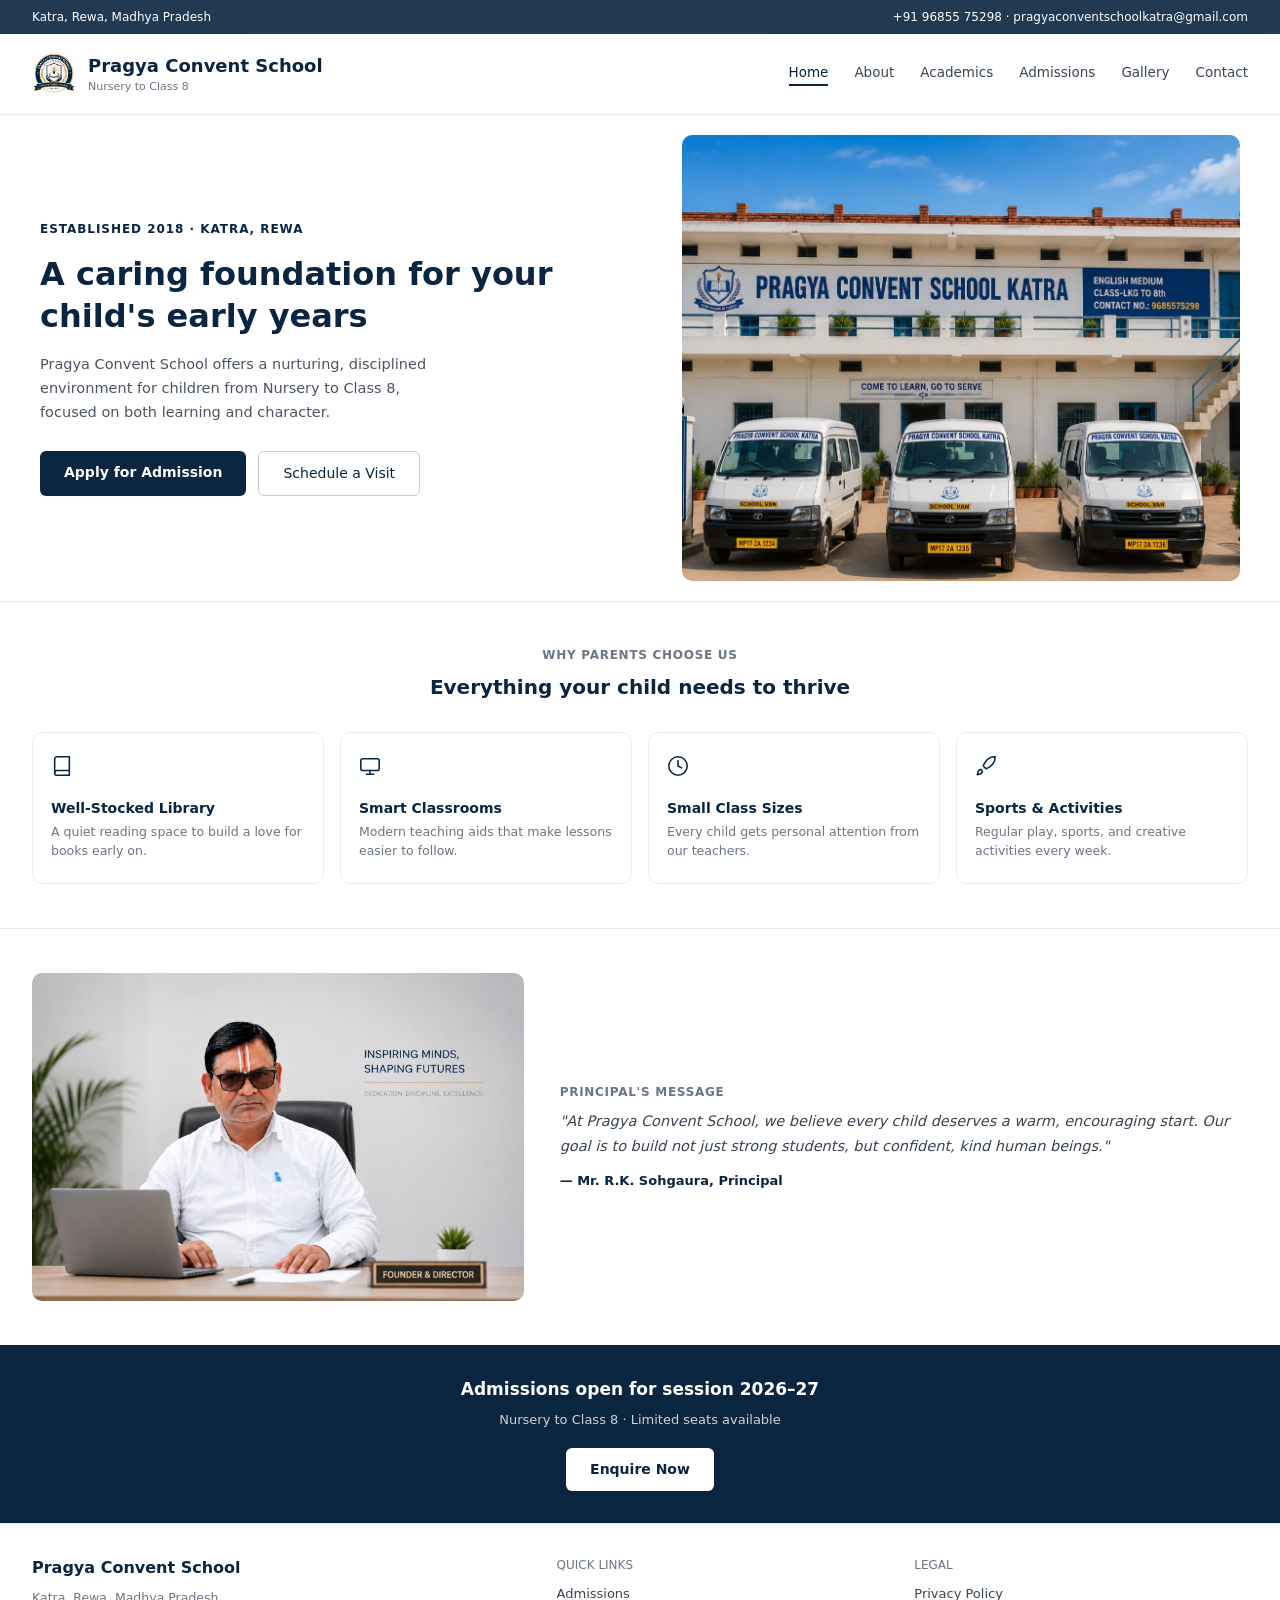
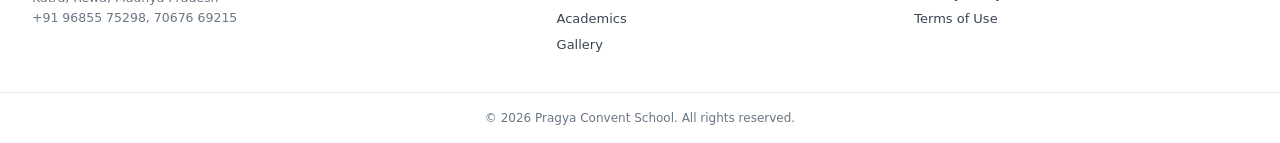
<file: index.html>
<!DOCTYPE html>
<html lang="en">
<head>
<meta charset="UTF-8" />
<meta name="viewport" content="width=device-width, initial-scale=1.0" />
<title>Pragya Convent School | Nursery to Class 8, Katra, Rewa</title>
<link rel="stylesheet" href="style.css" />
</head>
<body>

<div class="top-bar">
  <span>Katra, Rewa, Madhya Pradesh</span>
  <span>+91 96855 75298 · pragyaconventschoolkatra@gmail.com</span>
</div>

<header class="navbar">
  <div class="navbar__brand">
    <div class="navbar__logo"><img src="logo.jpeg" alt="Pragya Convent School logo"></div>
    <div>
      <div class="navbar__name">Pragya Convent School</div>
      <div class="navbar__tagline">Nursery to Class 8</div>
    </div>
  </div>
  <nav class="navbar__links">
    <a href="index.html" class="active">Home</a>
    <a href="about.html">About</a>
    <a href="academics.html">Academics</a>
    <a href="admissions.html">Admissions</a>
    <a href="gallery.html">Gallery</a>
    <a href="contact.html">Contact</a>
  </nav>
</header>

<section class="hero">
  <div class="hero__text">
    <p class="hero__eyebrow">Established 2018 · Katra, Rewa</p>
    <h1>A caring foundation for your child's early years</h1>
    <p class="hero__desc">Pragya Convent School offers a nurturing, disciplined environment for children from Nursery to Class 8, focused on both learning and character.</p>
    <div class="hero__actions">
      <a href="admissions.html" class="btn btn--primary">Apply for Admission</a>
      <a href="contact.html" class="btn btn--secondary">Schedule a Visit</a>
    </div>
  </div>
  <div class="hero__image">
    <img src="school-building.jpeg" alt="Pragya Convent School building" />
  </div>
</section>

<section class="features">
  <p class="section-eyebrow">Why parents choose us</p>
  <h2 class="section-title">Everything your child needs to thrive</h2>
  <div class="features__grid">

    <div class="feature-card">
      <svg width="22" height="22" viewBox="0 0 24 24" fill="none" stroke="#0a2540" stroke-width="1.7" stroke-linecap="round" stroke-linejoin="round"><path d="M4 19.5A2.5 2.5 0 0 1 6.5 17H20"/><path d="M6.5 2H20v20H6.5A2.5 2.5 0 0 1 4 19.5v-15A2.5 2.5 0 0 1 6.5 2z"/></svg>
      <p class="feature-card__title">Well-Stocked Library</p>
      <p class="feature-card__desc">A quiet reading space to build a love for books early on.</p>
    </div>

    <div class="feature-card">
      <svg width="22" height="22" viewBox="0 0 24 24" fill="none" stroke="#0a2540" stroke-width="1.7" stroke-linecap="round" stroke-linejoin="round"><rect x="2" y="4" width="20" height="13" rx="2"/><path d="M8 21h8M12 17v4"/></svg>
      <p class="feature-card__title">Smart Classrooms</p>
      <p class="feature-card__desc">Modern teaching aids that make lessons easier to follow.</p>
    </div>

    <div class="feature-card">
      <svg width="22" height="22" viewBox="0 0 24 24" fill="none" stroke="#0a2540" stroke-width="1.7" stroke-linecap="round" stroke-linejoin="round"><circle cx="12" cy="12" r="10"/><path d="M12 6v6l4 2"/></svg>
      <p class="feature-card__title">Small Class Sizes</p>
      <p class="feature-card__desc">Every child gets personal attention from our teachers.</p>
    </div>

    <div class="feature-card">
      <svg width="22" height="22" viewBox="0 0 24 24" fill="none" stroke="#0a2540" stroke-width="1.7" stroke-linecap="round" stroke-linejoin="round"><path d="M4.5 16.5c-1.5 1.26-2 5-2 5s3.74-.5 5-2c.71-.84.7-2.13-.09-2.91a2.18 2.18 0 0 0-2.91-.09z"/><path d="M12 15l-3-3a22 22 0 0 1 2-3.95A12.88 12.88 0 0 1 22 2c0 2.72-.78 7.5-6 11a22.35 22.35 0 0 1-4 2z"/></svg>
      <p class="feature-card__title">Sports & Activities</p>
      <p class="feature-card__desc">Regular play, sports, and creative activities every week.</p>
    </div>

  </div>
</section>

<section class="principal">
  <div class="principal__image">
    <img src="principal.jpeg" alt="Principal" />
  </div>
  <div class="principal__text">
    <p class="section-eyebrow">Principal's message</p>
    <p class="principal__quote">"At Pragya Convent School, we believe every child deserves a warm, encouraging start. Our goal is to build not just strong students, but confident, kind human beings."</p>
    <p class="principal__name">— Mr. R.K. Sohgaura, Principal</p>
  </div>
</section>

<section class="cta-banner">
  <p class="cta-banner__title">Admissions open for session 2026–27</p>
  <p class="cta-banner__subtitle">Nursery to Class 8 · Limited seats available</p>
  <a href="admissions.html" class="btn btn--light">Enquire Now</a>
</section>

<footer class="footer">
  <div class="footer__grid">
    <div>
      <p class="footer__brand">Pragya Convent School</p>
      <p class="footer__address">Katra, Rewa, Madhya Pradesh<br>+91 96855 75298, 70676 69215</p>
    </div>
    <div>
      <p class="footer__heading">Quick Links</p>
      <a href="admissions.html">Admissions</a>
      <a href="academics.html">Academics</a>
      <a href="gallery.html">Gallery</a>
    </div>
    <div>
      <p class="footer__heading">Legal</p>
      <a href="#">Privacy Policy</a>
      <a href="#">Terms of Use</a>
    </div>
  </div>
  <p class="footer__bottom">© 2026 Pragya Convent School. All rights reserved.</p>
</footer>

</body>
</html>
</file>
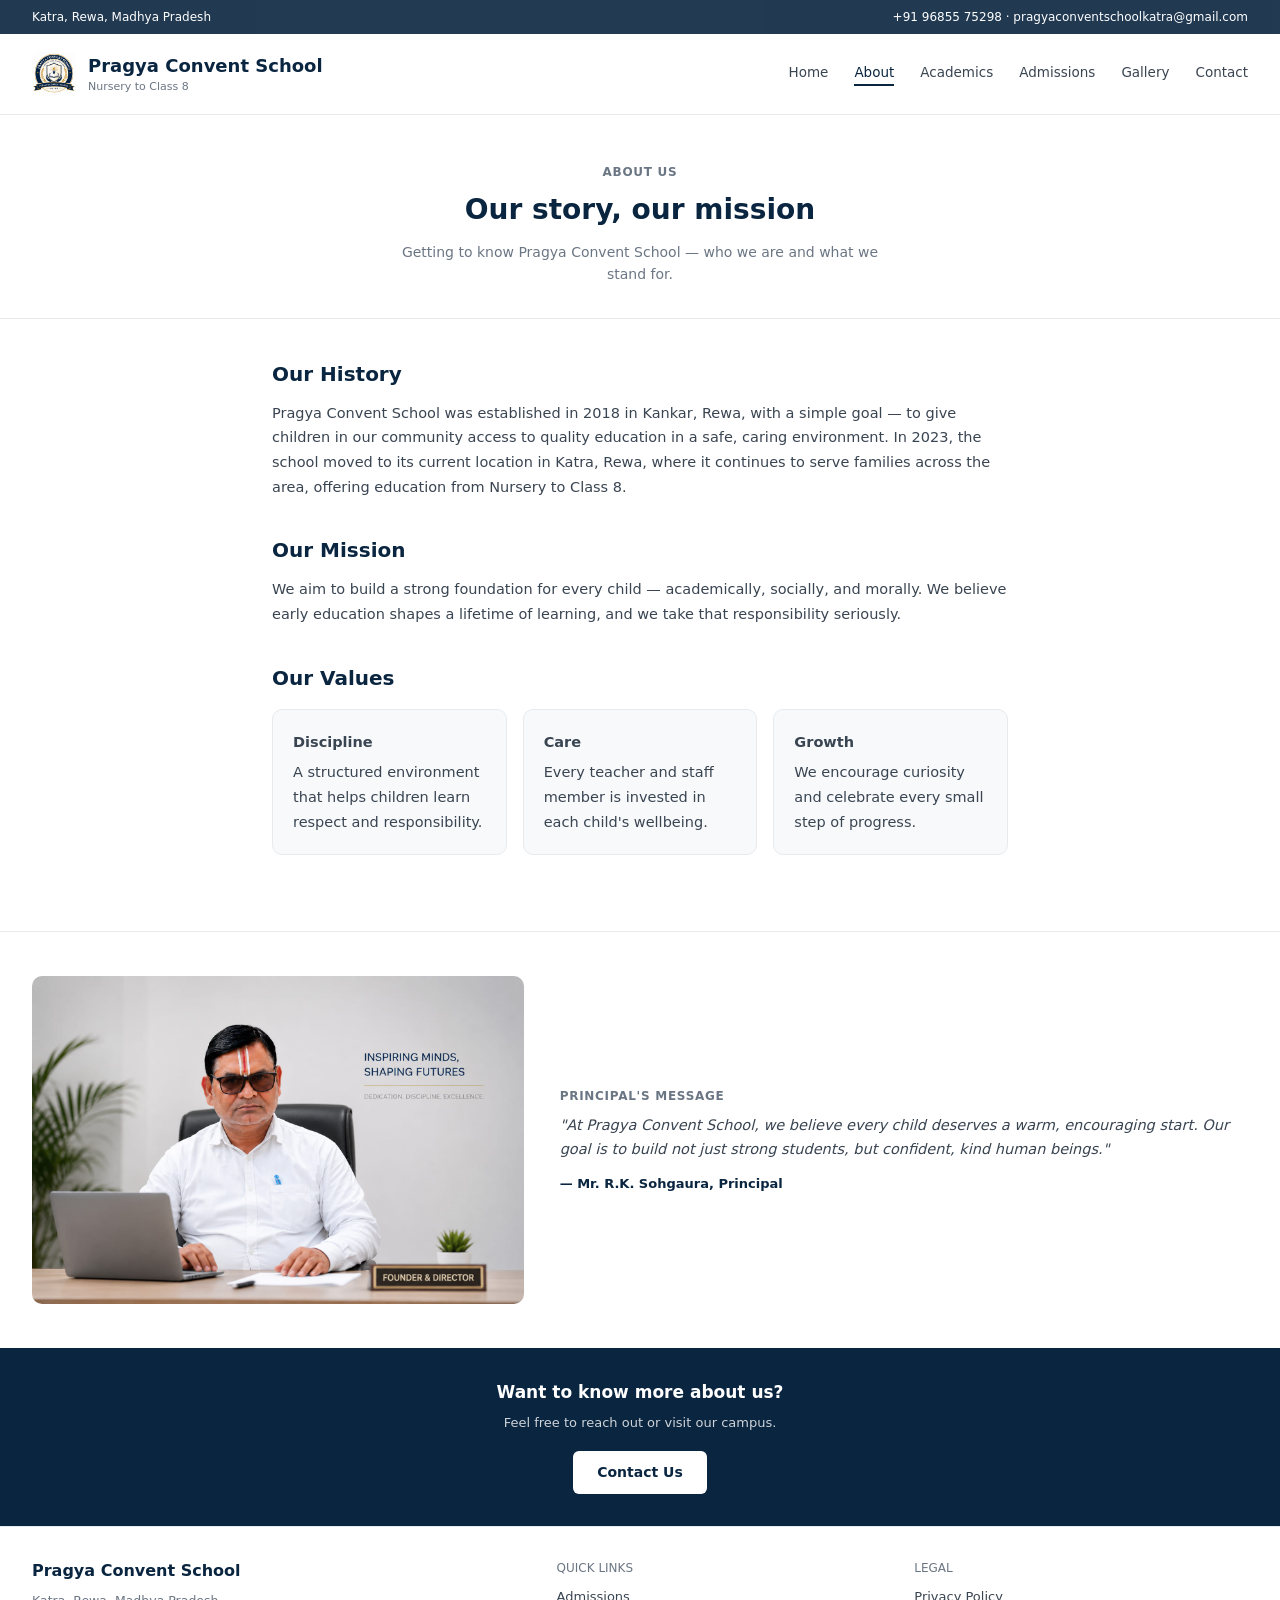
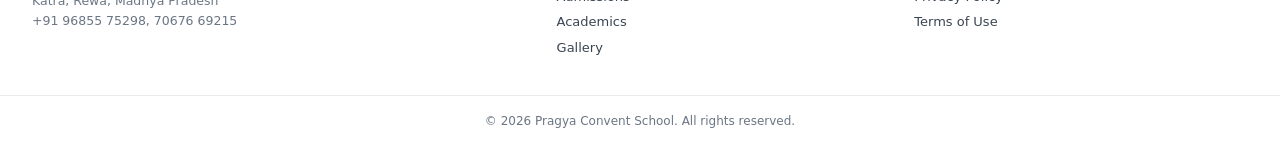
<file: about.html>
<!DOCTYPE html>
<html lang="en">
<head>
<meta charset="UTF-8" />
<meta name="viewport" content="width=device-width, initial-scale=1.0" />
<title>About Us | Pragya Convent School</title>
<link rel="stylesheet" href="style.css" />
</head>
<body>

<div class="top-bar">
  <span>Katra, Rewa, Madhya Pradesh</span>
  <span>+91 96855 75298 · pragyaconventschoolkatra@gmail.com</span>
</div>

<header class="navbar">
  <div class="navbar__brand">
    <div class="navbar__logo"><img src="logo.jpeg" alt="Pragya Convent School logo"></div>
    <div>
      <div class="navbar__name">Pragya Convent School</div>
      <div class="navbar__tagline">Nursery to Class 8</div>
    </div>
  </div>
  <nav class="navbar__links">
    <a href="index.html">Home</a>
    <a href="about.html" class="active">About</a>
    <a href="academics.html">Academics</a>
    <a href="admissions.html">Admissions</a>
    <a href="gallery.html">Gallery</a>
    <a href="contact.html">Contact</a>
  </nav>
</header>

<section class="page-header">
  <p class="section-eyebrow">About us</p>
  <h1>Our story, our mission</h1>
  <p class="page-header__desc">Getting to know Pragya Convent School — who we are and what we stand for.</p>
</section>

<section class="about-content">
  <div class="about-block">
    <h2>Our History</h2>
    <p>Pragya Convent School was established in 2018 in Kankar, Rewa, with a simple goal — to give children in our community access to quality education in a safe, caring environment. In 2023, the school moved to its current location in Katra, Rewa, where it continues to serve families across the area, offering education from Nursery to Class 8.</p>
  </div>

  <div class="about-block">
    <h2>Our Mission</h2>
    <p>We aim to build a strong foundation for every child — academically, socially, and morally. We believe early education shapes a lifetime of learning, and we take that responsibility seriously.</p>
  </div>

  <div class="about-block">
    <h2>Our Values</h2>
    <div class="values-grid">
      <div class="value-card">
        <p class="value-card__title">Discipline</p>
        <p class="value-card__desc">A structured environment that helps children learn respect and responsibility.</p>
      </div>
      <div class="value-card">
        <p class="value-card__title">Care</p>
        <p class="value-card__desc">Every teacher and staff member is invested in each child's wellbeing.</p>
      </div>
      <div class="value-card">
        <p class="value-card__title">Growth</p>
        <p class="value-card__desc">We encourage curiosity and celebrate every small step of progress.</p>
      </div>
    </div>
  </div>
</section>

<div class="principal">
  <div class="principal__image">
    <img src="principal.jpeg" alt="Principal" />
  </div>
  <div class="principal__text">
    <p class="section-eyebrow">Principal's message</p>
    <p class="principal__quote">"At Pragya Convent School, we believe every child deserves a warm, encouraging start. Our goal is to build not just strong students, but confident, kind human beings."</p>
    <p class="principal__name">— Mr. R.K. Sohgaura, Principal</p>
  </div>
</div>

<section class="cta-banner">
  <p class="cta-banner__title">Want to know more about us?</p>
  <p class="cta-banner__subtitle">Feel free to reach out or visit our campus.</p>
  <a href="contact.html" class="btn btn--light">Contact Us</a>
</section>

<footer class="footer">
  <div class="footer__grid">
    <div>
      <p class="footer__brand">Pragya Convent School</p>
      <p class="footer__address">Katra, Rewa, Madhya Pradesh<br>+91 96855 75298, 70676 69215</p>
    </div>
    <div>
      <p class="footer__heading">Quick Links</p>
      <a href="admissions.html">Admissions</a>
      <a href="academics.html">Academics</a>
      <a href="gallery.html">Gallery</a>
    </div>
    <div>
      <p class="footer__heading">Legal</p>
      <a href="#">Privacy Policy</a>
      <a href="#">Terms of Use</a>
    </div>
  </div>
  <p class="footer__bottom">© 2026 Pragya Convent School. All rights reserved.</p>
</footer>

</body>
</html>
</file>
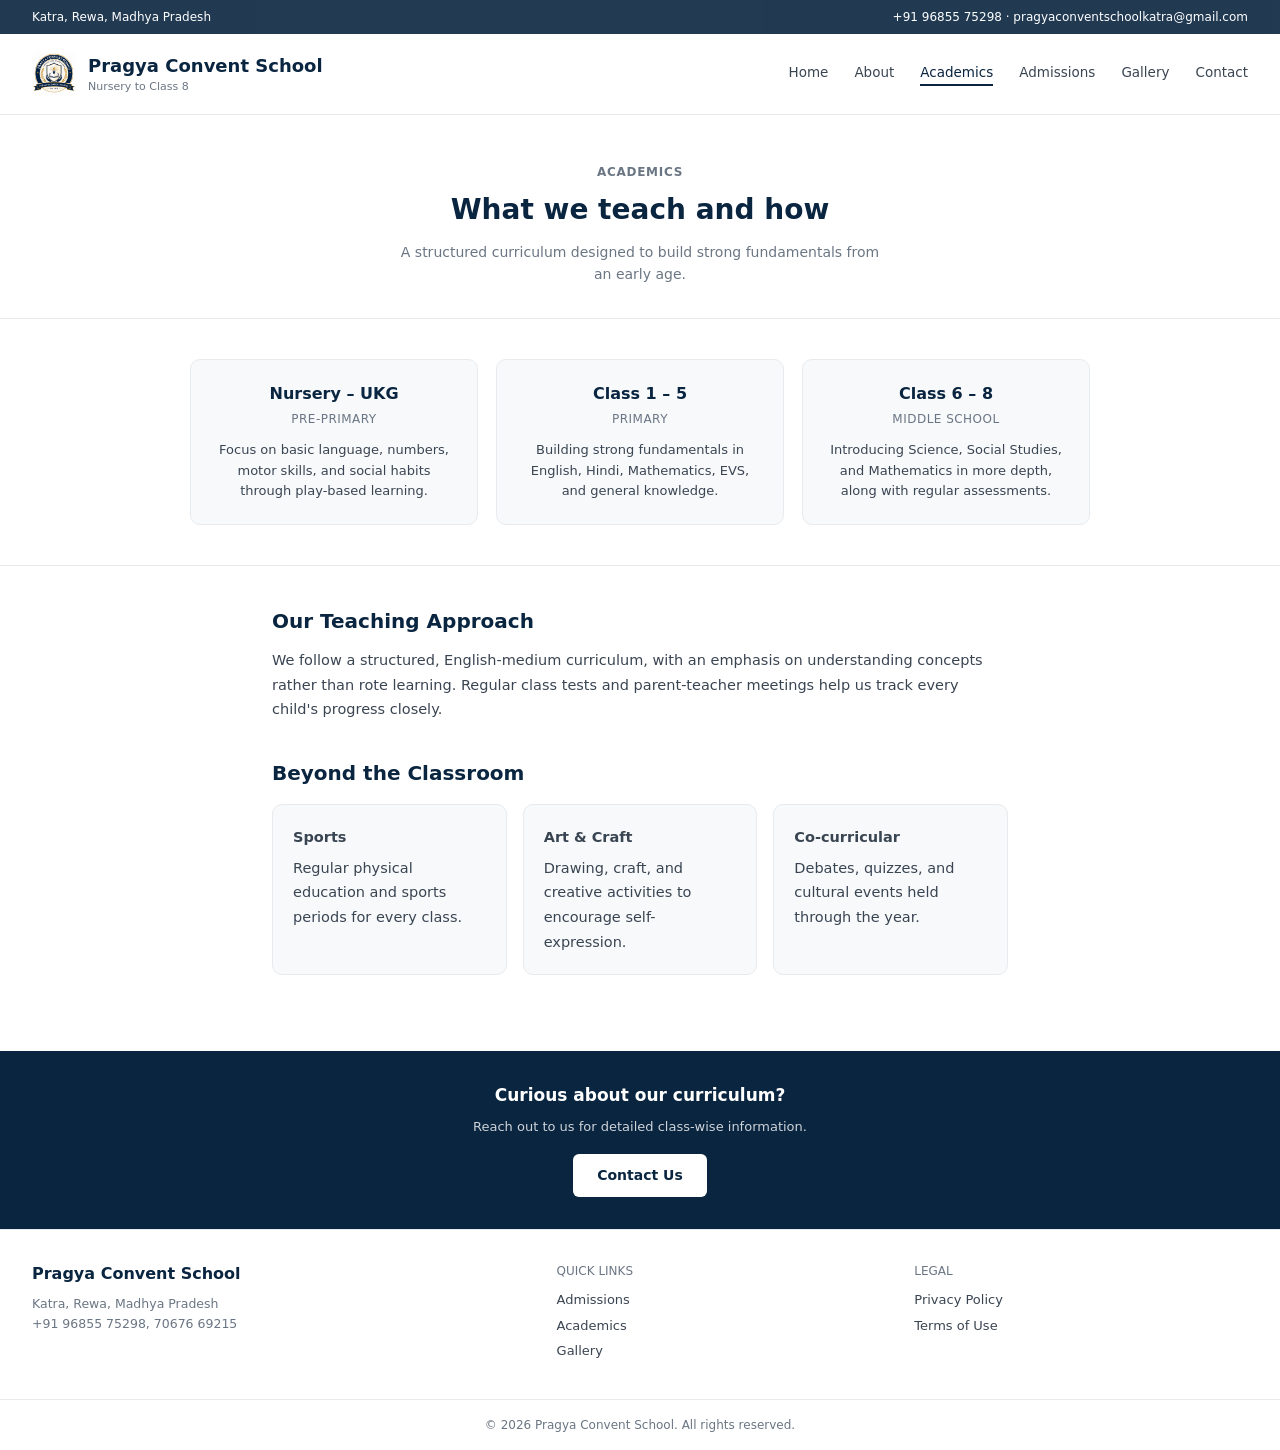
<file: academics.html>
<!DOCTYPE html>
<html lang="en">
<head>
<meta charset="UTF-8" />
<meta name="viewport" content="width=device-width, initial-scale=1.0" />
<title>Academics | Pragya Convent School</title>
<link rel="stylesheet" href="style.css" />
</head>
<body>

<div class="top-bar">
  <span>Katra, Rewa, Madhya Pradesh</span>
  <span>+91 96855 75298 · pragyaconventschoolkatra@gmail.com</span>
</div>

<header class="navbar">
  <div class="navbar__brand">
   <div class="navbar__logo"><img src="logo.jpeg" alt="Pragya Convent School logo"></div>
    <div>
      <div class="navbar__name">Pragya Convent School</div>
      <div class="navbar__tagline">Nursery to Class 8</div>
    </div>
  </div>
  <nav class="navbar__links">
    <a href="index.html">Home</a>
    <a href="about.html">About</a>
    <a href="academics.html" class="active">Academics</a>
    <a href="admissions.html">Admissions</a>
    <a href="gallery.html">Gallery</a>
    <a href="contact.html">Contact</a>
  </nav>
</header>

<section class="page-header">
  <p class="section-eyebrow">Academics</p>
  <h1>What we teach and how</h1>
  <p class="page-header__desc">A structured curriculum designed to build strong fundamentals from an early age.</p>
</section>

<section class="classes-section">
  <div class="classes-grid">
    <div class="class-card">
      <p class="class-card__title">Nursery – UKG</p>
      <p class="class-card__sub">Pre-Primary</p>
      <p class="class-card__desc">Focus on basic language, numbers, motor skills, and social habits through play-based learning.</p>
    </div>
    <div class="class-card">
      <p class="class-card__title">Class 1 – 5</p>
      <p class="class-card__sub">Primary</p>
      <p class="class-card__desc">Building strong fundamentals in English, Hindi, Mathematics, EVS, and general knowledge.</p>
    </div>
    <div class="class-card">
      <p class="class-card__title">Class 6 – 8</p>
      <p class="class-card__sub">Middle School</p>
      <p class="class-card__desc">Introducing Science, Social Studies, and Mathematics in more depth, along with regular assessments.</p>
    </div>
  </div>
</section>

<section class="about-content">
  <div class="about-block">
    <h2>Our Teaching Approach</h2>
    <p>We follow a structured, English-medium curriculum, with an emphasis on understanding concepts rather than rote learning. Regular class tests and parent-teacher meetings help us track every child's progress closely.</p>
  </div>

  <div class="about-block">
    <h2>Beyond the Classroom</h2>
    <div class="values-grid">
      <div class="value-card">
        <p class="value-card__title">Sports</p>
        <p class="value-card__desc">Regular physical education and sports periods for every class.</p>
      </div>
      <div class="value-card">
        <p class="value-card__title">Art & Craft</p>
        <p class="value-card__desc">Drawing, craft, and creative activities to encourage self-expression.</p>
      </div>
      <div class="value-card">
        <p class="value-card__title">Co-curricular</p>
        <p class="value-card__desc">Debates, quizzes, and cultural events held through the year.</p>
      </div>
    </div>
  </div>
</section>

<section class="cta-banner">
  <p class="cta-banner__title">Curious about our curriculum?</p>
  <p class="cta-banner__subtitle">Reach out to us for detailed class-wise information.</p>
  <a href="contact.html" class="btn btn--light">Contact Us</a>
</section>

<footer class="footer">
  <div class="footer__grid">
    <div>
      <p class="footer__brand">Pragya Convent School</p>
      <p class="footer__address">Katra, Rewa, Madhya Pradesh<br>+91 96855 75298, 70676 69215</p>
    </div>
    <div>
      <p class="footer__heading">Quick Links</p>
      <a href="admissions.html">Admissions</a>
      <a href="academics.html">Academics</a>
      <a href="gallery.html">Gallery</a>
    </div>
    <div>
      <p class="footer__heading">Legal</p>
      <a href="#">Privacy Policy</a>
      <a href="#">Terms of Use</a>
    </div>
  </div>
  <p class="footer__bottom">© 2026 Pragya Convent School. All rights reserved.</p>
</footer>

</body>
</html>
</file>
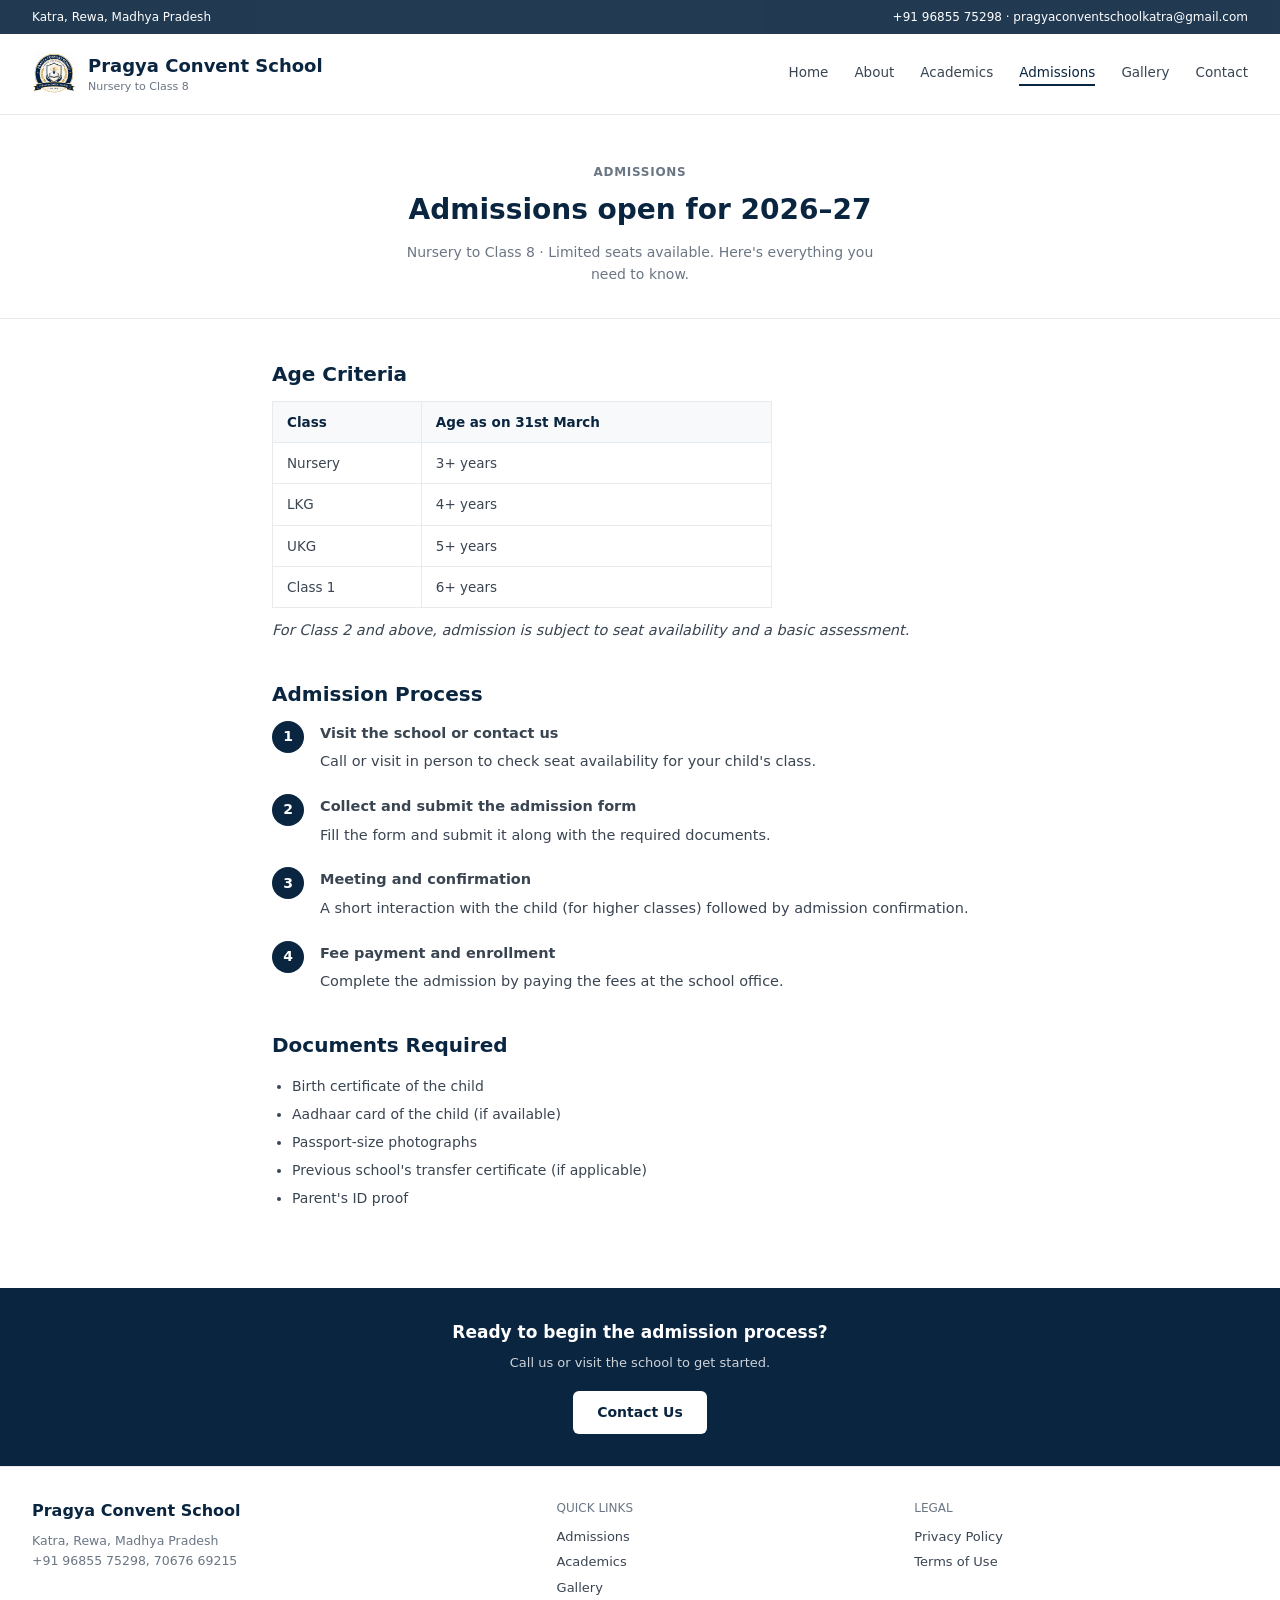
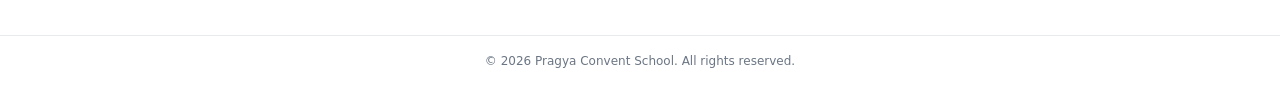
<file: admissions.html>
<!DOCTYPE html>
<html lang="en">
<head>
<meta charset="UTF-8" />
<meta name="viewport" content="width=device-width, initial-scale=1.0" />
<title>Admissions | Pragya Convent School</title>
<link rel="stylesheet" href="style.css" />
</head>
<body>

<div class="top-bar">
  <span>Katra, Rewa, Madhya Pradesh</span>
  <span>+91 96855 75298 · pragyaconventschoolkatra@gmail.com</span>
</div>

<header class="navbar">
  <div class="navbar__brand">
    <div class="navbar__logo"><img src="logo.jpeg" alt="Pragya Convent School logo"></div>
    <div>
      <div class="navbar__name">Pragya Convent School</div>
      <div class="navbar__tagline">Nursery to Class 8</div>
    </div>
  </div>
  <nav class="navbar__links">
    <a href="index.html">Home</a>
    <a href="about.html">About</a>
    <a href="academics.html">Academics</a>
    <a href="admissions.html" class="active">Admissions</a>
    <a href="gallery.html">Gallery</a>
    <a href="contact.html">Contact</a>
  </nav>
</header>

<section class="page-header">
  <p class="section-eyebrow">Admissions</p>
  <h1>Admissions open for 2026–27</h1>
  <p class="page-header__desc">Nursery to Class 8 · Limited seats available. Here's everything you need to know.</p>
</section>

<section class="about-content">

  <div class="about-block">
    <h2>Age Criteria</h2>
    <table class="age-table">
      <tr><th>Class</th><th>Age as on 31st March</th></tr>
      <tr><td>Nursery</td><td>3+ years</td></tr>
      <tr><td>LKG</td><td>4+ years</td></tr>
      <tr><td>UKG</td><td>5+ years</td></tr>
      <tr><td>Class 1</td><td>6+ years</td></tr>
    </table>
    <p class="age-table__note">For Class 2 and above, admission is subject to seat availability and a basic assessment.</p>
  </div>

  <div class="about-block">
    <h2>Admission Process</h2>
    <div class="steps-list">
      <div class="step-item">
        <span class="step-item__number">1</span>
        <div>
          <p class="step-item__title">Visit the school or contact us</p>
          <p class="step-item__desc">Call or visit in person to check seat availability for your child's class.</p>
        </div>
      </div>
      <div class="step-item">
        <span class="step-item__number">2</span>
        <div>
          <p class="step-item__title">Collect and submit the admission form</p>
          <p class="step-item__desc">Fill the form and submit it along with the required documents.</p>
        </div>
      </div>
      <div class="step-item">
        <span class="step-item__number">3</span>
        <div>
          <p class="step-item__title">Meeting and confirmation</p>
          <p class="step-item__desc">A short interaction with the child (for higher classes) followed by admission confirmation.</p>
        </div>
      </div>
      <div class="step-item">
        <span class="step-item__number">4</span>
        <div>
          <p class="step-item__title">Fee payment and enrollment</p>
          <p class="step-item__desc">Complete the admission by paying the fees at the school office.</p>
        </div>
      </div>
    </div>
  </div>

  <div class="about-block">
    <h2>Documents Required</h2>
    <ul class="docs-list">
      <li>Birth certificate of the child</li>
      <li>Aadhaar card of the child (if available)</li>
      <li>Passport-size photographs</li>
      <li>Previous school's transfer certificate (if applicable)</li>
      <li>Parent's ID proof</li>
    </ul>
  </div>

</section>

<section class="cta-banner">
  <p class="cta-banner__title">Ready to begin the admission process?</p>
  <p class="cta-banner__subtitle">Call us or visit the school to get started.</p>
  <a href="contact.html" class="btn btn--light">Contact Us</a>
</section>

<footer class="footer">
  <div class="footer__grid">
    <div>
      <p class="footer__brand">Pragya Convent School</p>
      <p class="footer__address">Katra, Rewa, Madhya Pradesh<br>+91 96855 75298, 70676 69215</p>
    </div>
    <div>
      <p class="footer__heading">Quick Links</p>
      <a href="admissions.html">Admissions</a>
      <a href="academics.html">Academics</a>
      <a href="gallery.html">Gallery</a>
    </div>
    <div>
      <p class="footer__heading">Legal</p>
      <a href="#">Privacy Policy</a>
      <a href="#">Terms of Use</a>
    </div>
  </div>
  <p class="footer__bottom">© 2026 Pragya Convent School. All rights reserved.</p>
</footer>

</body>
</html>
</file>
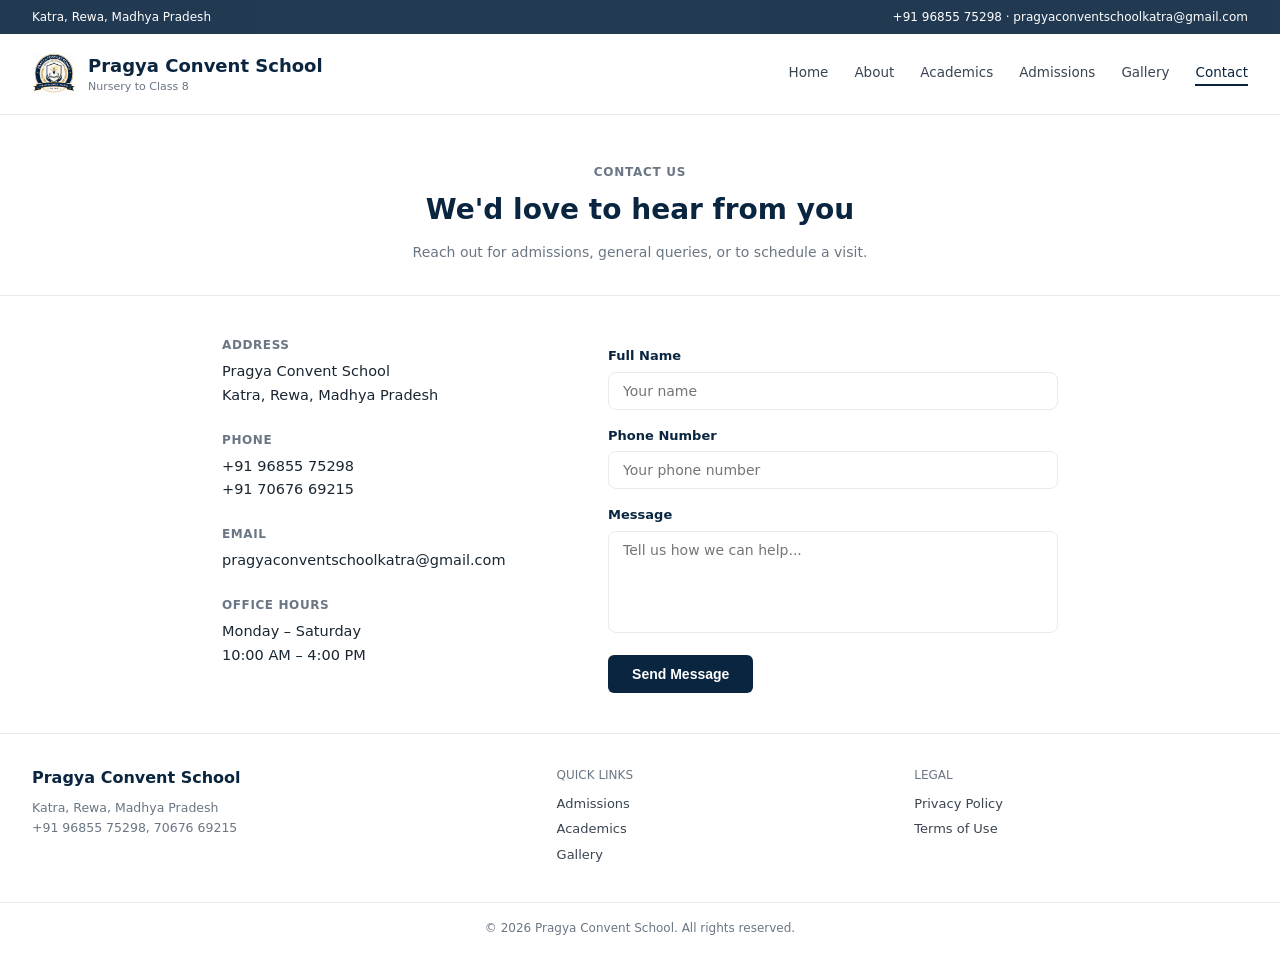
<file: contact.html>
<!DOCTYPE html>
<html lang="en">
<head>
<meta charset="UTF-8" />
<meta name="viewport" content="width=device-width, initial-scale=1.0" />
<title>Contact Us | Pragya Convent School</title>
<link rel="stylesheet" href="style.css" />
</head>
<body>

<div class="top-bar">
  <span>Katra, Rewa, Madhya Pradesh</span>
  <span>+91 96855 75298 · pragyaconventschoolkatra@gmail.com</span>
</div>

<header class="navbar">
  <div class="navbar__brand">
    <div class="navbar__logo"><img src="logo.jpeg" alt="Pragya Convent School logo"></div>
    <div>
      <div class="navbar__name">Pragya Convent School</div>
      <div class="navbar__tagline">Nursery to Class 8</div>
    </div>
  </div>
  <nav class="navbar__links">
    <a href="index.html">Home</a>
    <a href="about.html">About</a>
    <a href="academics.html">Academics</a>
    <a href="admissions.html">Admissions</a>
    <a href="gallery.html">Gallery</a>
    <a href="contact.html" class="active">Contact</a>
  </nav>
</header>

<section class="page-header">
  <p class="section-eyebrow">Contact us</p>
  <h1>We'd love to hear from you</h1>
  <p class="page-header__desc">Reach out for admissions, general queries, or to schedule a visit.</p>
</section>

<section class="contact-section">
  <div class="contact-info">
    <div class="contact-info__item">
      <p class="contact-info__label">Address</p>
      <p class="contact-info__value">Pragya Convent School<br>Katra, Rewa, Madhya Pradesh</p>
    </div>
    <div class="contact-info__item">
      <p class="contact-info__label">Phone</p>
      <p class="contact-info__value">+91 96855 75298<br>+91 70676 69215</p>
    </div>
    <div class="contact-info__item">
      <p class="contact-info__label">Email</p>
      <p class="contact-info__value">pragyaconventschoolkatra@gmail.com</p>
    </div>
    <div class="contact-info__item">
      <p class="contact-info__label">Office Hours</p>
      <p class="contact-info__value">Monday – Saturday<br>10:00 AM – 4:00 PM</p>
    </div>
  </div>

  <form class="contact-form" action="https://formspree.io/f/maqrqavv" method="POST">
    <label>Full Name</label>
    <input type="text" name="name" placeholder="Your name" required />

    <label>Phone Number</label>
    <input type="tel" name="phone" placeholder="Your phone number" required />

    <label>Message</label>
    <textarea name="message" placeholder="Tell us how we can help..." rows="5" required></textarea>

    <button type="submit" class="btn btn--primary">Send Message</button>
  </form>
</section>

<footer class="footer">
  <div class="footer__grid">
    <div>
      <p class="footer__brand">Pragya Convent School</p>
      <p class="footer__address">Katra, Rewa, Madhya Pradesh<br>+91 96855 75298, 70676 69215</p>
    </div>
    <div>
      <p class="footer__heading">Quick Links</p>
      <a href="admissions.html">Admissions</a>
      <a href="academics.html">Academics</a>
      <a href="gallery.html">Gallery</a>
    </div>
    <div>
      <p class="footer__heading">Legal</p>
      <a href="#">Privacy Policy</a>
      <a href="#">Terms of Use</a>
    </div>
  </div>
  <p class="footer__bottom">© 2026 Pragya Convent School. All rights reserved.</p>
</footer>

</body>
</html>
</file>
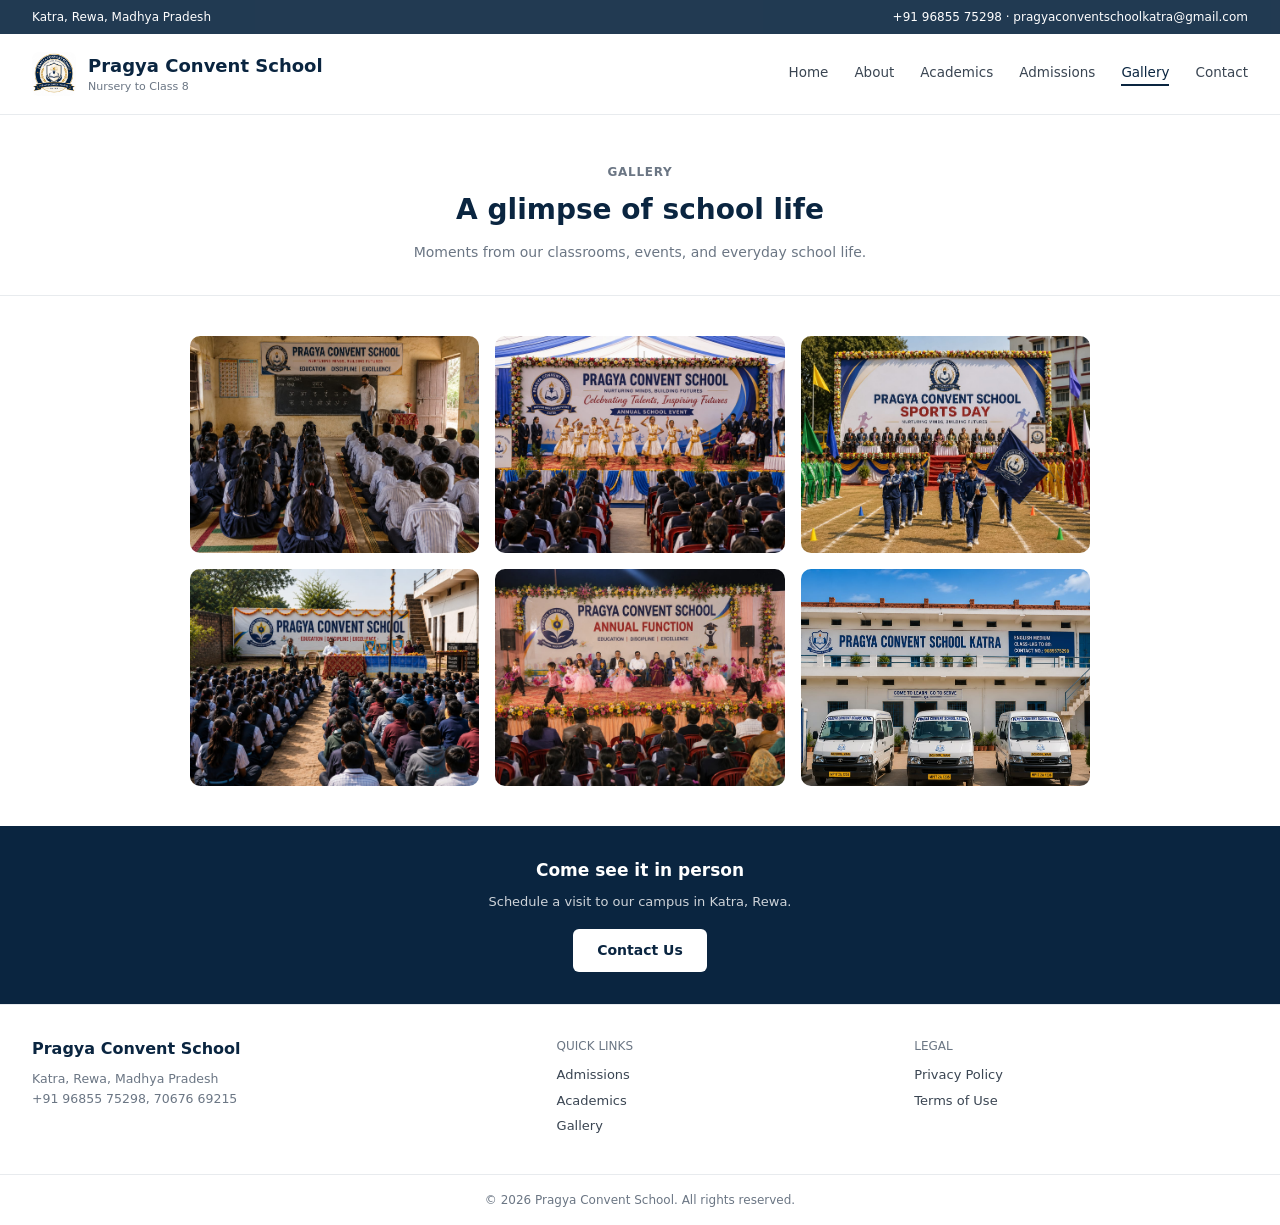
<file: gallery.html>
<!DOCTYPE html>
<html lang="en">
<head>
<meta charset="UTF-8" />
<meta name="viewport" content="width=device-width, initial-scale=1.0" />
<title>Gallery | Pragya Convent School</title>
<link rel="stylesheet" href="style.css" />
</head>
<body>

<div class="top-bar">
  <span>Katra, Rewa, Madhya Pradesh</span>
  <span>+91 96855 75298 · pragyaconventschoolkatra@gmail.com</span>
</div>

<header class="navbar">
  <div class="navbar__brand">
    <div class="navbar__logo"><img src="logo.jpeg" alt="Pragya Convent School logo"></div>
    <div>
      <div class="navbar__name">Pragya Convent School</div>
      <div class="navbar__tagline">Nursery to Class 8</div>
    </div>
  </div>
  <nav class="navbar__links">
    <a href="index.html">Home</a>
    <a href="about.html">About</a>
    <a href="academics.html">Academics</a>
    <a href="admissions.html">Admissions</a>
    <a href="gallery.html" class="active">Gallery</a>
    <a href="contact.html">Contact</a>
  </nav>
</header>

<section class="page-header">
  <p class="section-eyebrow">Gallery</p>
  <h1>A glimpse of school life</h1>
  <p class="page-header__desc">Moments from our classrooms, events, and everyday school life.</p>
</section>

<section class="gallery-section">
  <div class="gallery-grid">
    <div class="gallery-item"><img src="gallery1.jpeg" alt="School event"></div>
    <div class="gallery-item"><img src="gallery2.jpeg" alt="Classroom"></div>
    <div class="gallery-item"><img src="gallery3.jpeg" alt="Sports day"></div>
    <div class="gallery-item"><img src="gallery4.jpeg" alt="Students"></div>
    <div class="gallery-item"><img src="gallery5.jpeg" alt="Annual function"></div>
    <div class="gallery-item"><img src="school-building.jpeg" alt="Campus"></div>
  </div>
</section>

<section class="cta-banner">
  <p class="cta-banner__title">Come see it in person</p>
  <p class="cta-banner__subtitle">Schedule a visit to our campus in Katra, Rewa.</p>
  <a href="contact.html" class="btn btn--light">Contact Us</a>
</section>

<footer class="footer">
  <div class="footer__grid">
    <div>
      <p class="footer__brand">Pragya Convent School</p>
      <p class="footer__address">Katra, Rewa, Madhya Pradesh<br>+91 96855 75298, 70676 69215</p>
    </div>
    <div>
      <p class="footer__heading">Quick Links</p>
      <a href="admissions.html">Admissions</a>
      <a href="academics.html">Academics</a>
      <a href="gallery.html">Gallery</a>
    </div>
    <div>
      <p class="footer__heading">Legal</p>
      <a href="#">Privacy Policy</a>
      <a href="#">Terms of Use</a>
    </div>
  </div>
  <p class="footer__bottom">© 2026 Pragya Convent School. All rights reserved.</p>
</footer>

</body>
</html>
</file>
<file: style.css>
* {
  margin: 0;
  padding: 0;
  box-sizing: border-box;
}

body {
  font-family: -apple-system, BlinkMacSystemFont, 'Segoe UI', system-ui, sans-serif;
  color: #1a2733;
  line-height: 1.5;
}

a {
  text-decoration: none;
  color: inherit;
}

/* Top bar */
.top-bar {
  background: #0a2540;
  color: #fff;
  padding: 8px 32px;
  font-size: 12px;
  display: flex;
  justify-content: space-between;
  flex-wrap: wrap;
  gap: 6px;
  opacity: 0.9;
}

/* Navbar */
.navbar {
  display: flex;
  justify-content: space-between;
  align-items: center;
  padding: 18px 32px;
  border-bottom: 1px solid #e8ebee;
  flex-wrap: wrap;
  gap: 12px;
}

.navbar__brand {
  display: flex;
  align-items: center;
  gap: 12px;
}

.navbar__logo {
  width: 44px;
  height: 44px;
  border-radius: 8px;
  flex-shrink: 0;
  overflow: hidden;
}

.navbar__logo img {
  width: 100%;
  height: 100%;
  object-fit: contain;
}

.navbar__name {
  font-weight: 700;
  font-size: 18px;
  color: #0a2540;
}

.navbar__tagline {
  font-size: 11px;
  color: #6b7684;
}

.navbar__links {
  display: flex;
  gap: 26px;
  font-size: 13.5px;
  color: #3a4552;
  font-weight: 500;
}

.navbar__links a.active {
  color: #0a2540;
  border-bottom: 2px solid #0a2540;
  padding-bottom: 2px;
}

/* Hero */
.hero {
  display: grid;
  grid-template-columns: 1.1fr 1fr;
  align-items: center;
  gap: 24px;
}

.hero__text {
  padding: 52px 40px;
}

.hero__eyebrow {
  font-size: 12px;
  letter-spacing: 0.08em;
  text-transform: uppercase;
  color: #0a2540;
  font-weight: 700;
  margin-bottom: 16px;
}

.hero__text h1 {
  font-size: 32px;
  font-weight: 700;
  line-height: 1.3;
  color: #0a2540;
  margin-bottom: 16px;
}

.hero__desc {
  font-size: 14.5px;
  color: #4a5563;
  max-width: 420px;
  margin-bottom: 26px;
  line-height: 1.65;
}

.hero__actions {
  display: flex;
  gap: 12px;
  flex-wrap: wrap;
}

.hero__image {
  margin: 20px 40px 20px 0;
  border-radius: 10px;
  overflow: hidden;
  background: #dce4ec;
}

.hero__image img {
  width: 100%;
  height: auto;
  display: block;
}

/* Buttons */
.btn {
  display: inline-block;
  padding: 11px 24px;
  font-size: 14px;
  font-weight: 600;
  border-radius: 6px;
}

.btn--primary {
  background: #0a2540;
  color: #fff;
}

.btn--secondary {
  background: transparent;
  border: 1px solid #c7ccd2;
  color: #0a2540;
  font-weight: 500;
}

.btn--light {
  background: #fff;
  color: #0a2540;
}

/* Features section */
.features {
  padding: 44px 32px;
  border-top: 1px solid #e8ebee;
  text-align: center;
}

.section-eyebrow {
  font-size: 12px;
  color: #6b7684;
  text-transform: uppercase;
  letter-spacing: 0.06em;
  font-weight: 600;
  margin-bottom: 8px;
}

.section-title {
  font-size: 20px;
  font-weight: 700;
  color: #0a2540;
  margin-bottom: 30px;
}

.features__grid {
  display: grid;
  grid-template-columns: repeat(4, 1fr);
  gap: 16px;
  text-align: left;
}

.feature-card {
  border: 1px solid #e8ebee;
  border-radius: 10px;
  padding: 22px 18px;
}

.feature-card__title {
  font-weight: 600;
  font-size: 14px;
  color: #0a2540;
  margin: 14px 0 4px;
}

.feature-card__desc {
  font-size: 12.5px;
  color: #6b7684;
  line-height: 1.5;
}

/* Principal section */
.principal {
  padding: 44px 32px;
  border-top: 1px solid #e8ebee;
  display: grid;
  grid-template-columns: 1fr 1.4fr;
  gap: 36px;
  align-items: center;
}

.principal__image {
  border-radius: 10px;
  overflow: hidden;
  background: #dce4ec;
}

.principal__image img {
  width: 100%;
  height: auto;
  display: block;
}

.principal__quote {
  font-size: 14.5px;
  color: #3a4552;
  line-height: 1.7;
  margin-bottom: 12px;
  font-style: italic;
}

.principal__name {
  font-size: 13px;
  font-weight: 600;
  color: #0a2540;
}

/* CTA banner */
.cta-banner {
  background: #0a2540;
  color: #fff;
  padding: 32px;
  text-align: center;
}

.cta-banner__title {
  font-size: 17px;
  font-weight: 600;
  margin-bottom: 8px;
}

.cta-banner__subtitle {
  font-size: 13px;
  opacity: 0.8;
  margin-bottom: 18px;
}

/* Footer */
.footer {
  border-top: 1px solid #e8ebee;
}

.footer__grid {
  padding: 32px;
  display: grid;
  grid-template-columns: 1.5fr 1fr 1fr;
  gap: 24px;
}

.footer__brand {
  font-weight: 700;
  color: #0a2540;
  margin-bottom: 8px;
}

.footer__address {
  font-size: 12.5px;
  color: #6b7684;
  line-height: 1.6;
}

.footer__heading {
  font-size: 12px;
  color: #6b7684;
  text-transform: uppercase;
  margin-bottom: 10px;
}

.footer__grid a {
  display: block;
  font-size: 13px;
  color: #3a4552;
  margin-bottom: 6px;
}

.footer__bottom {
  padding: 16px 32px;
  border-top: 1px solid #e8ebee;
  text-align: center;
  font-size: 12px;
  color: #6b7684;
}

/* Responsive */
@media (max-width: 800px) {
  .hero {
    grid-template-columns: 1fr;
  }
  .hero__image {
    margin: 0 20px 20px;
  }
  .navbar__links {
    display: none;
  }
  .features__grid {
    grid-template-columns: 1fr 1fr;
  }
  .principal {
    grid-template-columns: 1fr;
  }
  .footer__grid {
    grid-template-columns: 1fr;
  }
}
/* Page header (used on About, Academics, etc.) */
.page-header {
  padding: 48px 32px 32px;
  text-align: center;
  border-bottom: 1px solid #e8ebee;
}

.page-header h1 {
  font-size: 28px;
  font-weight: 700;
  color: #0a2540;
  margin-bottom: 10px;
}

.page-header__desc {
  font-size: 14px;
  color: #6b7684;
  max-width: 480px;
  margin: 0 auto;
  line-height: 1.6;
}

/* About page content */
.about-content {
  padding: 40px 32px;
  max-width: 800px;
  margin: 0 auto;
}

.about-block {
  margin-bottom: 36px;
}

.about-block h2 {
  font-size: 20px;
  font-weight: 700;
  color: #0a2540;
  margin-bottom: 12px;
}

.about-block p {
  font-size: 14.5px;
  color: #3a4552;
  line-height: 1.7;
}

.values-grid {
  display: grid;
  grid-template-columns: repeat(3, 1fr);
  gap: 16px;
  margin-top: 16px;
}

.value-card {
  background: #f7f9fb;
  border: 1px solid #e8ebee;
  border-radius: 10px;
  padding: 20px;
}

.value-card__title {
  font-weight: 700;
  font-size: 14.5px;
  color: #0a2540;
  margin-bottom: 6px;
}

.value-card__desc {
  font-size: 12.5px;
  color: #6b7684;
  line-height: 1.5;
}

@media (max-width: 800px) {
  .values-grid {
    grid-template-columns: 1fr;
  }
}
/* Classes section (Academics page) */
.classes-section {
  padding: 40px 32px;
  border-bottom: 1px solid #e8ebee;
}

.classes-grid {
  display: grid;
  grid-template-columns: repeat(3, 1fr);
  gap: 18px;
  max-width: 900px;
  margin: 0 auto;
}

.class-card {
  background: #f7f9fb;
  border: 1px solid #e8ebee;
  border-radius: 10px;
  padding: 22px;
  text-align: center;
}

.class-card__title {
  font-weight: 700;
  font-size: 16px;
  color: #0a2540;
  margin-bottom: 4px;
}

.class-card__sub {
  font-size: 12px;
  color: #6b7684;
  text-transform: uppercase;
  letter-spacing: 0.04em;
  margin-bottom: 12px;
}

.class-card__desc {
  font-size: 13px;
  color: #3a4552;
  line-height: 1.6;
}

@media (max-width: 800px) {
  .classes-grid {
    grid-template-columns: 1fr;
  }
}
/* Age criteria table (Admissions page) */
.age-table {
  width: 100%;
  max-width: 500px;
  border-collapse: collapse;
  margin-top: 12px;
}

.age-table th,
.age-table td {
  text-align: left;
  padding: 10px 14px;
  border: 1px solid #e8ebee;
  font-size: 13.5px;
}

.age-table th {
  background: #f7f9fb;
  color: #0a2540;
  font-weight: 700;
}

.age-table td {
  color: #3a4552;
}

.age-table__note {
  font-size: 12.5px;
  color: #6b7684;
  margin-top: 10px;
  font-style: italic;
}

/* Admission steps */
.steps-list {
  display: flex;
  flex-direction: column;
  gap: 20px;
  margin-top: 12px;
}

.step-item {
  display: flex;
  gap: 16px;
  align-items: flex-start;
}

.step-item__number {
  width: 32px;
  height: 32px;
  border-radius: 50%;
  background: #0a2540;
  color: #fff;
  display: flex;
  align-items: center;
  justify-content: center;
  font-weight: 700;
  font-size: 14px;
  flex-shrink: 0;
}

.step-item__title {
  font-weight: 600;
  font-size: 14.5px;
  color: #0a2540;
  margin-bottom: 4px;
}

.step-item__desc {
  font-size: 13px;
  color: #6b7684;
  line-height: 1.5;
}

/* Documents list */
.docs-list {
  margin-top: 12px;
  padding-left: 20px;
}

.docs-list li {
  font-size: 14px;
  color: #3a4552;
  line-height: 2;
}
/* Gallery page */
.gallery-section {
  padding: 40px 32px;
}

.gallery-grid {
  display: grid;
  grid-template-columns: repeat(3, 1fr);
  gap: 16px;
  max-width: 900px;
  margin: 0 auto;
}

.gallery-item {
  aspect-ratio: 4 / 3;
  border-radius: 10px;
  overflow: hidden;
  background: #dce4ec;
}

.gallery-item img {
  width: 100%;
  height: 100%;
  object-fit: cover;
  display: block;
}

@media (max-width: 800px) {
  .gallery-grid {
    grid-template-columns: 1fr 1fr;
  }
}
/* Contact page */
.contact-section {
  padding: 40px 32px;
  max-width: 900px;
  margin: 0 auto;
  display: grid;
  grid-template-columns: 1fr 1.3fr;
  gap: 40px;
}

.contact-info {
  display: flex;
  flex-direction: column;
  gap: 24px;
}

.contact-info__label {
  font-size: 12px;
  color: #6b7684;
  text-transform: uppercase;
  letter-spacing: 0.05em;
  font-weight: 600;
  margin-bottom: 6px;
}

.contact-info__value {
  font-size: 14.5px;
  color: #1a2733;
  line-height: 1.6;
}

.contact-form {
  display: flex;
  flex-direction: column;
  gap: 6px;
}

.contact-form label {
  font-size: 13px;
  font-weight: 600;
  color: #0a2540;
  margin-top: 10px;
}

.contact-form input,
.contact-form textarea {
  border: 1px solid #e8ebee;
  border-radius: 8px;
  padding: 10px 14px;
  font-size: 14px;
  font-family: inherit;
  outline: none;
  resize: none;
}

.contact-form input:focus,
.contact-form textarea:focus {
  border-color: #0a2540;
}

.contact-form button {
  margin-top: 16px;
  border: none;
  cursor: pointer;
  align-self: flex-start;
}

@media (max-width: 800px) {
  .contact-section {
    grid-template-columns: 1fr;
  }
}
</file>
